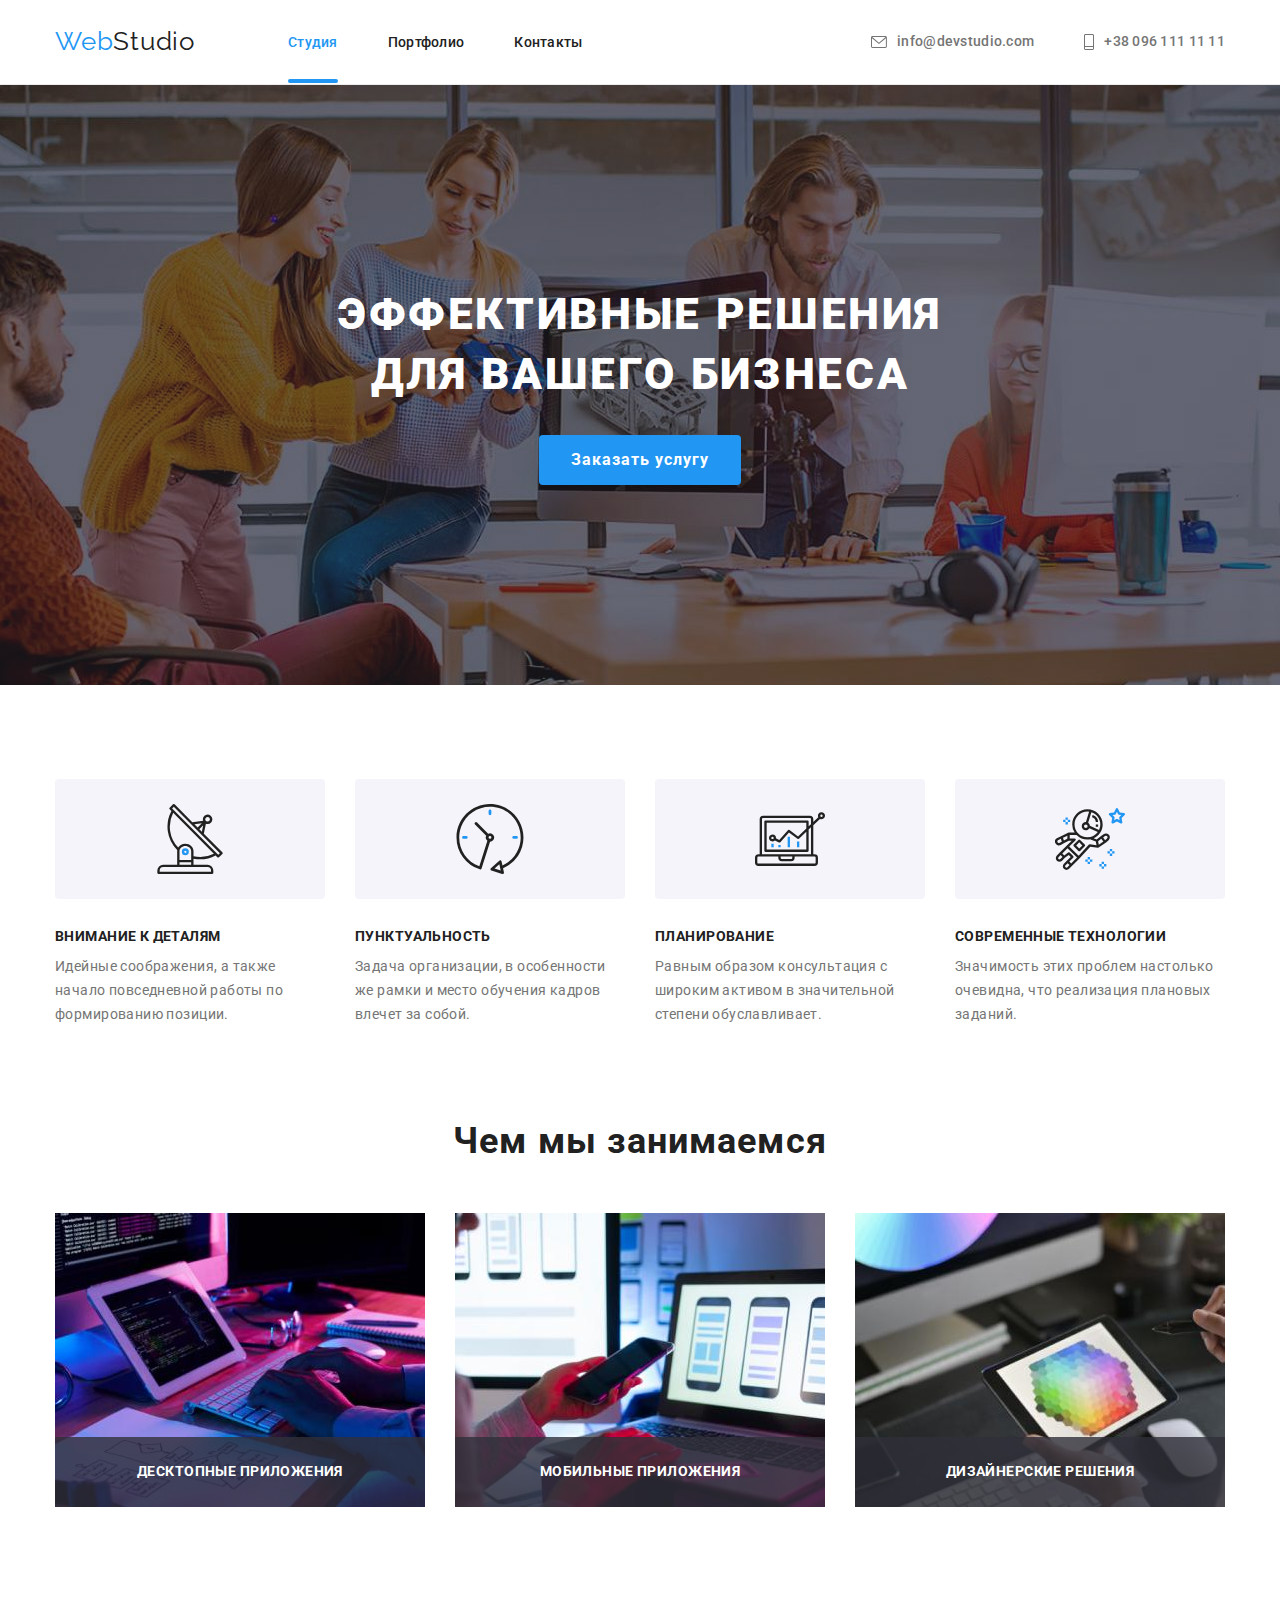
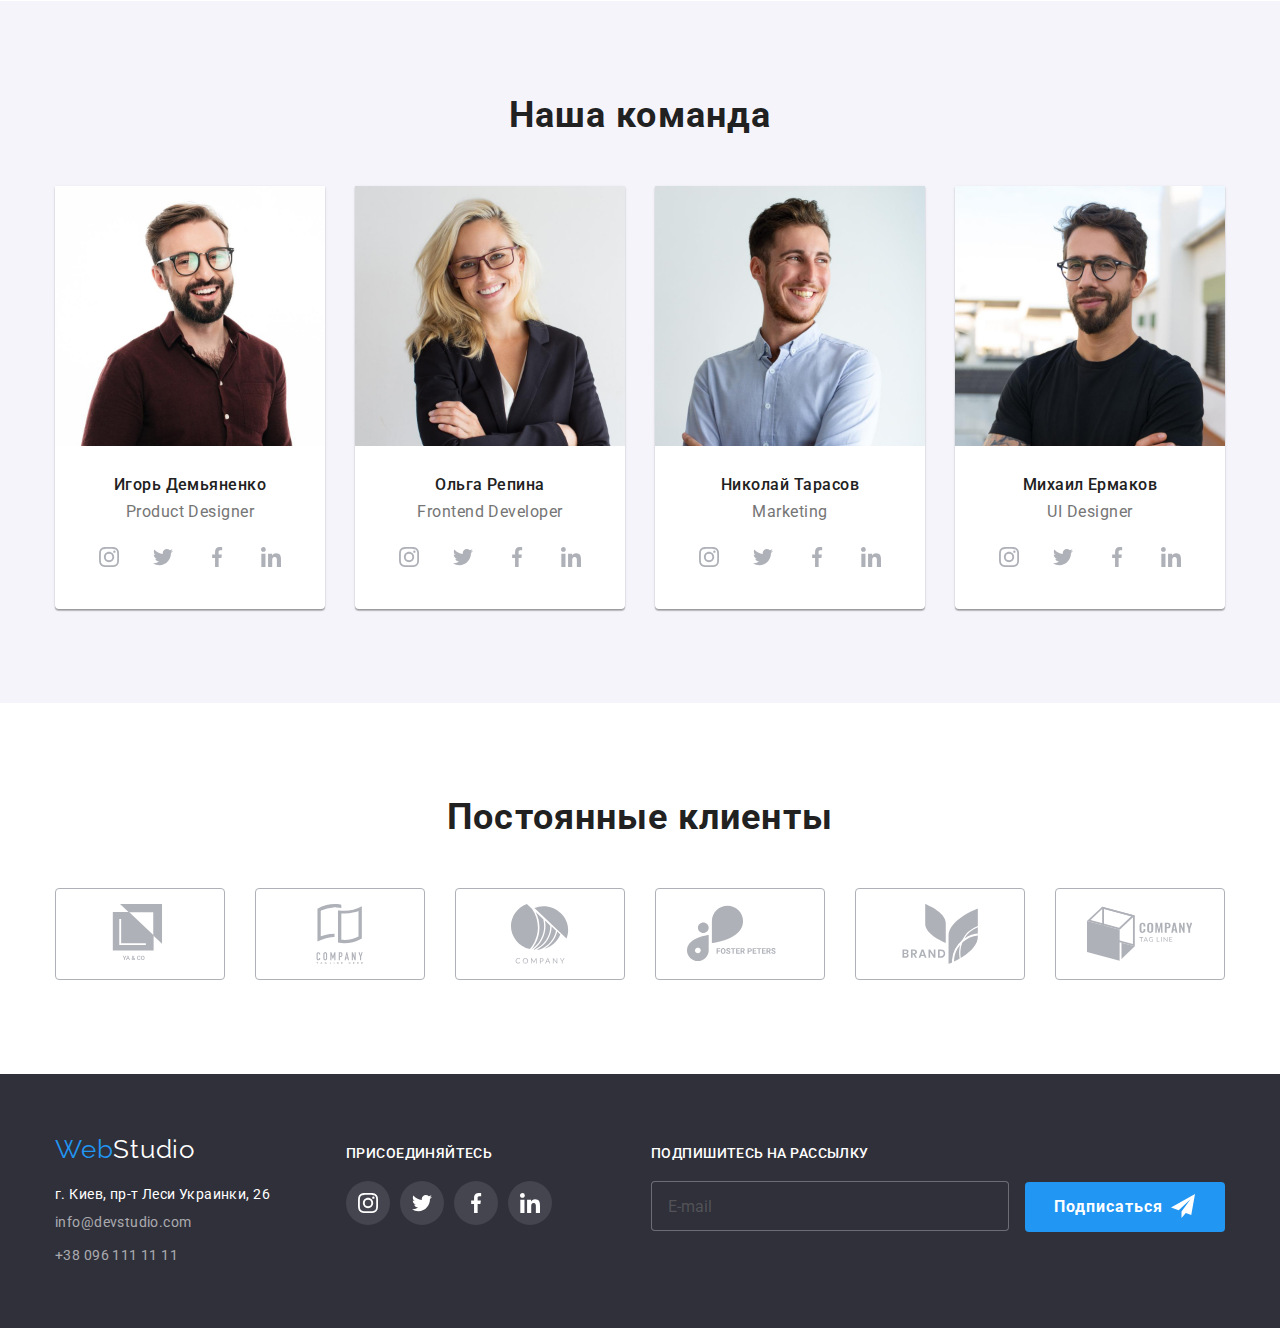
<file: index.html>
<!DOCTYPE html>
<html lang="ru">
  <head>
    <meta charset="UTF-8" />
    <meta http-equiv="X-UA-Compatible" content="IE=edge" />
    <meta name="viewport" content="width=device-width, initial-scale=1.0" />
    <title>WebStudio</title>

    <link
      rel="stylesheet"
      href="https://cdnjs.cloudflare.com/ajax/libs/modern-normalize/1.1.0/modern-normalize.min.css"
      integrity="sha512-wpPYUAdjBVSE4KJnH1VR1HeZfpl1ub8YT/NKx4PuQ5NmX2tKuGu6U/JRp5y+Y8XG2tV+wKQpNHVUX03MfMFn9Q=="
      crossorigin="anonymous"
      referrerpolicy="no-referrer"
    />
    <link
      rel="stylesheet"
      href="https://cdnjs.cloudflare.com/ajax/libs/modern-normalize/1.1.0/modern-normalize.css"
      integrity="sha512-Y0MM+V6ymRKN2zStTqzQ227DWhhp4Mzdo6gnlRnuaNCbc+YN/ZH0sBCLTM4M0oSy9c9VKiCvd4Jk44aCLrNS5Q=="
      crossorigin="anonymous"
      referrerpolicy="no-referrer"
    />
    <link rel="preconnect" href="https://fonts.googleapis.com" />
    <link rel="preconnect" href="https://fonts.gstatic.com" crossorigin />
    <link
      href="https://fonts.googleapis.com/css2?family=Raleway:wght@700&family=Roboto:wght@400;500;700;900&display=swap"
      rel="stylesheet"
    />
    <link rel="preconnect" href="https://fonts.gstatic.com" />
    <link rel="stylesheet" href="./css/styles.css" />
  </head>

  <body class="body">
    <header class="page-header">
      <div class="container header-container">
        <!-- Хедер лого -->
        <nav class="site-nav">
          <a href="./index.html" class="header-logo"
            >Web<span class="logo-black">Studio</span></a
          >

          <!-- Навигація -->
          <div class="navigation">
            <ul class="site-nav list">
              <li class="menu-item">
                <a href="./index.html" class="link-current current">Студия</a>
              </li>
              <li class="menu-item">
                <a href="./portfolio.html" class="link">Портфолио</a>
              </li>
              <li class="menu-item">
                <a href="#contacts" class="link">Контакты</a>
              </li>
            </ul>
          </div>
        </nav>

        <!-- Контакти хедер -->
        <div class="header-contacts">
          <ul class="contacts">
            <li class="contacts-item">
              <a href="mailto:info@devstudio.com" class="contacts-link">
                <svg class="icon-mail" width="16px" height="12px">
                  <use href="./images/sprite.svg#icon-envelope"></use>
                </svg>
                info@devstudio.com</a
              >
            </li>
            <li class="contacts-item">
              <a href="tel:+380961111111" class="contacts-link">
                <svg class="icon-smartphone" width="10px" height="16px">
                  <use href="./images/sprite.svg#icon-cell"></use>
                </svg>
                +38 096 111 11 11</a
              >
            </li>
          </ul>
        </div>
      </div>
    </header>

    <main>
      <!-- Герой -->
      <section class="hero section">
        <div class="hero-content">
          <h1 class="hero-title">
            Эффективные решения <br />
            для вашего бизнеса
          </h1>
          <button class="button-hero" data-modal-open type="button">
            Заказать услугу
          </button>
        </div>
      </section>

      <!-- Переваги -->
      <section class="features section">
        <div class="container">
          <h2 class="visually-hidden">Преимущества</h2>
          <ul class="features-list">
            <li class="text-features">
              <div class="section-icons">
                <svg class="antena-icon" width="70px" height="70px">
                  <use href="./images/sprite.svg#icon-antenna"></use>
                </svg>
              </div>
              <h3 class="title-features">Внимание к деталям</h3>
              <p class="text">
                Идейные соображения, а также начало повседневной работы по
                формированию позиции.
              </p>
            </li>

            <li class="text-features">
              <div class="section-icons">
                <svg class="clock-icon" width="70px" height="70px">
                  <use href="./images/sprite.svg#icon-clock"></use>
                </svg>
              </div>
              <h3 class="title-features">Пунктуальность</h3>
              <p class="text">
                Задача организации, в особенности же рамки и место обучения
                кадров влечет за собой.
              </p>
            </li>

            <li class="text-features">
              <div class="section-icons">
                <svg class="diagram-icon" width="70px" height="70px">
                  <use href="./images/sprite.svg#icon-diagram"></use>
                </svg>
              </div>
              <h3 class="title-features">Планирование</h3>
              <p class="text">
                Равным образом консультация с широким активом в значительной
                степени обуславливает.
              </p>
            </li>

            <li class="text-features">
              <div class="section-icons">
                <svg class="astronaut-icon" width="70px" height="70px">
                  <use href="./images/sprite.svg#icon-astronaut"></use>
                </svg>
              </div>
              <h3 class="title-features">Современные технологии</h3>
              <p class="text">
                Значимость этих проблем настолько очевидна, что реализация
                плановых заданий.
              </p>
            </li>
          </ul>
        </div>
      </section>

      <!-- Напрямки діяльності -->
      <section class="directions-title section">
        <div class="container">
          <h2 class="section-title">Чем мы занимаемся</h2>
          <ul class="directions">
            <li class="directions-images">
              <div class="directions-info">
                <img
                  src="./images/handkeyboard.jpg"
                  alt="Веб-сайты"
                  width="370"
                  height="294"
                />
                <p class="directions-name">Десктопные приложения</p>
              </div>
            </li>

            <li class="directions-images">
              <div class="directions-info">
                <img
                  src="./images/handphone.jpg"
                  alt="Приложения"
                  width="370"
                  height="294"
                />
                <p class="directions-name">Мобильные приложения</p>
              </div>
            </li>

            <li class="directions-images">
              <div class="directions-info">
                <img
                  src="./images/handtablet.jpg"
                  alt="Дизайн"
                  width="370"
                  height="294"
                />
                <p class="directions-name">Дизайнерские решения</p>
              </div>
            </li>
          </ul>
        </div>
      </section>

      <!-- Наша команда -->
      <section class="section-team section">
        <div class="container">
          <h2 class="section-title">Наша команда</h2>
          <ul class="team">
            <li class="team-images">
              <img
                src="./images/productdesigner.jpg"
                alt="Игорь Демьяненко"
                width="270"
                height="260"
              />
              <div class="team-info">
                <h3 class="title">Игорь Демьяненко</h3>
                <p lang="en" class="text">Product Designer</p>
                <ul class="team-social social-list list">
                  <li class="social-item">
                    <a href="" class="social-link">
                      <svg class="social-icon" width="20px" height="20px">
                        <use href="./images/sprite.svg#icon-instagram"></use>
                      </svg>
                    </a>
                  </li>

                  <li class="social-item">
                    <a href="" class="social-link">
                      <svg class="social-icon" width="20px" height="20px">
                        <use href="./images/sprite.svg#icon-twitter"></use>
                      </svg>
                    </a>
                  </li>

                  <li class="social-item">
                    <a href="" class="social-link">
                      <svg class="social-icon" width="20px" height="20px">
                        <use href="./images/sprite.svg#icon-facebook"></use>
                      </svg>
                    </a>
                  </li>

                  <li class="social-item">
                    <a href="" class="social-link">
                      <svg class="social-icon" width="20px" height="20px">
                        <use href="./images/sprite.svg#icon-linkedin"></use>
                      </svg>
                    </a>
                  </li>
                </ul>
              </div>
            </li>

            <li class="team-images">
              <img
                src="./images/frontenddeveloper.jpg"
                alt="Ольга Репина"
                width="270"
                height="260"
              />
              <div class="team-info">
                <h3 class="title">Ольга Репина</h3>
                <p lang="en" class="text">Frontend Developer</p>

                <ul class="team-social social-list list">
                  <li class="social-item">
                    <a href="" class="social-link">
                      <svg class="social-icon" width="20px" height="20px">
                        <use href="./images/sprite.svg#icon-instagram"></use>
                      </svg>
                    </a>
                  </li>

                  <li class="social-item">
                    <a href="" class="social-link">
                      <svg class="social-icon" width="20px" height="20px">
                        <use href="./images/sprite.svg#icon-twitter"></use>
                      </svg>
                    </a>
                  </li>

                  <li class="social-item">
                    <a href="" class="social-link">
                      <svg class="social-icon" width="20px" height="20px">
                        <use href="./images/sprite.svg#icon-facebook"></use>
                      </svg>
                    </a>
                  </li>

                  <li class="social-item">
                    <a href="" class="social-link">
                      <svg class="social-icon" width="20px" height="20px">
                        <use href="./images/sprite.svg#icon-linkedin"></use>
                      </svg>
                    </a>
                  </li>
                </ul>
              </div>
            </li>

            <li class="team-images">
              <img
                src="./images/marketing.jpg"
                alt="Николай Тарасов"
                width="270"
                height="260"
              />
              <div class="team-info">
                <h3 class="title">Николай Тарасов</h3>
                <p lang="en" class="text">Marketing</p>

                <ul class="team-social social-list list">
                  <li class="social-item">
                    <a href="" class="social-link">
                      <svg class="social-icon" width="20px" height="20px">
                        <use href="./images/sprite.svg#icon-instagram"></use>
                      </svg>
                    </a>
                  </li>

                  <li class="social-item">
                    <a href="" class="social-link">
                      <svg class="social-icon" width="20px" height="20px">
                        <use href="./images/sprite.svg#icon-twitter"></use>
                      </svg>
                    </a>
                  </li>

                  <li class="social-item">
                    <a href="" class="social-link">
                      <svg class="social-icon" width="20px" height="20px">
                        <use href="./images/sprite.svg#icon-facebook"></use>
                      </svg>
                    </a>
                  </li>

                  <li class="social-item">
                    <a href="" class="social-link">
                      <svg class="social-icon" width="20px" height="20px">
                        <use href="./images/sprite.svg#icon-linkedin"></use>
                      </svg>
                    </a>
                  </li>
                </ul>
              </div>
            </li>

            <li class="team-images">
              <img
                src="./images/uidesigner.jpg"
                alt="Михаил Ермаков"
                width="270"
                height="260"
              />
              <div class="team-info">
                <h3 class="title">Михаил Ермаков</h3>
                <p lang="en" class="text">UI Designer</p>

                <ul class="team-social social-list list">
                  <li class="social-item">
                    <a href="" class="social-link">
                      <svg class="social-icon" width="20px" height="20px">
                        <use href="./images/sprite.svg#icon-instagram"></use>
                      </svg>
                    </a>
                  </li>

                  <li class="social-item">
                    <a href="" class="social-link">
                      <svg class="social-icon" width="20px" height="20px">
                        <use href="./images/sprite.svg#icon-twitter"></use>
                      </svg>
                    </a>
                  </li>

                  <li class="social-item">
                    <a href="" class="social-link">
                      <svg class="social-icon" width="20px" height="20px">
                        <use href="./images/sprite.svg#icon-facebook"></use>
                      </svg>
                    </a>
                  </li>

                  <li class="social-item">
                    <a href="" class="social-link">
                      <svg class="social-icon" width="20px" height="20px">
                        <use href="./images/sprite.svg#icon-linkedin"></use>
                      </svg>
                    </a>
                  </li>
                </ul>
              </div>
            </li>
          </ul>
        </div>
      </section>

      <!-- Компанія -->
      <section class="section">
        <div class="container">
          <h2 class="section-title">Постоянные клиенты</h2>
          <ul class="clients-list list clients-after-list">
            <li class="clients-item clients-after-items">
              <a href="" class="clients-link">
                <svg class="clients-icon" width="106px" height="60px">
                  <use href="./images/sprite.svg#icon-logo-one"></use>
                </svg>
              </a>
            </li>

            <li class="clients-item clients-after-items">
              <a href="" class="clients-link">
                <svg class="clients-icon" width="106px" height="60px">
                  <use href="./images/sprite.svg#icon-logo-two"></use>
                </svg>
              </a>
            </li>

            <li class="clients-item clients-after-items">
              <a href="" class="clients-link">
                <svg class="clients-icon" width="106px" height="60px">
                  <use href="./images/sprite.svg#icon-logo-three"></use>
                </svg>
              </a>
            </li>

            <li class="clients-item clients-after-items">
              <a href="" class="clients-link">
                <svg class="clients-icon" width="106px" height="60px">
                  <use href="./images/sprite.svg#icon-logo-four"></use>
                </svg>
              </a>
            </li>

            <li class="clients-item clients-after-items">
              <a href="" class="clients-link">
                <svg class="clients-icon" width="106px" height="60px">
                  <use href="./images/sprite.svg#icon-logo-five"></use>
                </svg>
              </a>
            </li>

            <li class="clients-item clients-after-items">
              <a href="" class="clients-link">
                <svg class="clients-icon" width="106px" height="60px">
                  <use href="./images/sprite.svg#icon-logo-six"></use>
                </svg>
              </a>
            </li>
          </ul>
        </div>
      </section>
    </main>

    <!-- Футер -->
    <footer class="page-footer">
      <div class="container footer-info">
        <div>
          <a href="./index.html" class="footer-logo"
            >Web<span class="logo-white">Studio</span></a
          >

          <!-- Адреса -->
          <address class="contacts adress" id="contacts">
            <ul class="">
              <li class="footer-adress">
                <a href="/" class="adress-info"
                  >г. Киев, пр-т Леси Украинки, 26
                </a>
              </li>
              <li class="footer-adress">
                <a
                  href="mailto:info@devstudio.com"
                  class="footer-contacts contacts-footer"
                  >info@devstudio.com</a
                >
              </li>
              <li class="footer-adress">
                <a href="tel:+380961111111" class="footer-contacts tel"
                  >+38 096 111 11 11</a
                >
              </li>
            </ul>
          </address>
        </div>

        <div class="join-rights">
          <h3 class="join">присоединяйтесь</h3>
          <ul class="footer-social">
            <li class="item-social">
              <a href="" class="link-social">
                <svg class="icon-social" width="20px" height="20px">
                  <use href="./images/sprite.svg#icon-instagram"></use>
                </svg>
              </a>
            </li>

            <li class="item-social">
              <a href="" class="link-social">
                <svg class="icon-social" width="20px" height="20px">
                  <use href="./images/sprite.svg#icon-twitter"></use>
                </svg>
              </a>
            </li>

            <li class="item-social">
              <a href="" class="link-social">
                <svg class="icon-social" width="20px" height="20px">
                  <use href="./images/sprite.svg#icon-facebook"></use>
                </svg>
              </a>
            </li>

            <li class="item-social">
              <a href="" class="link-social">
                <svg class="icon-social" width="20px" height="20px">
                  <use href="./images/sprite.svg#icon-linkedin"></use>
                </svg>
              </a>
            </li>
          </ul>
        </div>

        <div class="footer-submit">
          <form action="#">
            <p class="join">Подпишитесь на рассылку</p>
            <label>
              <input
                type="email"
                class="input-mail-footer"
                name="user-email"
                placeholder="E-mail"
              />
            </label>
            <span class="icon-btn-footer">
              <button class="footer-btn" type="submit">
                Подписаться
                <svg class="icon-telegram" width="24px" height="24px">
                  <use href="./images/sprite.svg#icon-send"></use>
                </svg>
              </button>
            </span>
          </form>
        </div>
      </div>
    </footer>

    <!-- Модалка -->
    <div class="backdrop is-hidden" data-modal>
      <div class="modal">
        <button type="button" class="modal-btn" data-modal-close>
          <svg class="modal-close-icon" width="18px" height="18px">
            <use href="./images/sprite.svg#icon-close-modal"></use>
          </svg>
        </button>
        <form action="#" class="modal-form">
          <p class="modal-form-head">Оставьте свои данные, мы вам перезвоним</p>

          <label class="modal-form-field"
            >Имя
            <span class="modal-form-wrapper">
              <input
                type="text"
                class="modal-form-imput"
                name="user-name"
                minlength="2"
                pattern="[a-zA-Zа-яёА-ЯЁ]+"
                title="Имя должно содержать символы кириллицы или латиницы"
                required
              />
              <svg class="modal-form-icon" width="18px" height="18px">
                <use href="./images/sprite.svg#icon-person"></use>
              </svg>
            </span>
          </label>

          <label class="modal-form-field"
            >Телефон
            <span class="modal-form-wrapper">
              <input
                type="tel"
                class="modal-form-imput"
                name="user-tel"
                pattern="[0-9]{3}-[0-9]{3}-[0-9]{2}-[0-9]{2}"
                title="099-000-00-00"
                required
              />
              <svg class="modal-form-icon" width="18px" height="18px">
                <use href="./images/sprite.svg#icon-phone"></use>
              </svg>
            </span>
          </label>

          <label class="modal-form-field"
            >Почта
            <span class="modal-form-wrapper">
              <input
                type="email"
                class="modal-form-imput"
                name="user-email"
                required
              />
              <svg class="modal-form-icon" width="18px" height="18px">
                <use href="./images/sprite.svg#icon-email"></use>
              </svg>
            </span>
          </label>

          <label class="modal-form-field field-modal"
            >Комментарий
            <textarea
              class="modal-form-message"
              name="user-message"
              placeholder="Введите текст"
            ></textarea>
          </label>

          <input
            type="checkbox"
            id="accept-policy"
            class="modal-form-checkbox visually-hidden"
          />
          <label for="accept-policy" class="modal-form-checkbox-label"
            >Соглашаюсь с рассылкой и принимаю&nbsp;
            <a href="#" class="conditions line">Условия договора</a>
          </label>

          <button class="modal-form-button" type="submit">Отправить</button>
        </form>
      </div>
    </div>
    <script src="./js/modal.js"></script>
  </body>
</html>
</file>
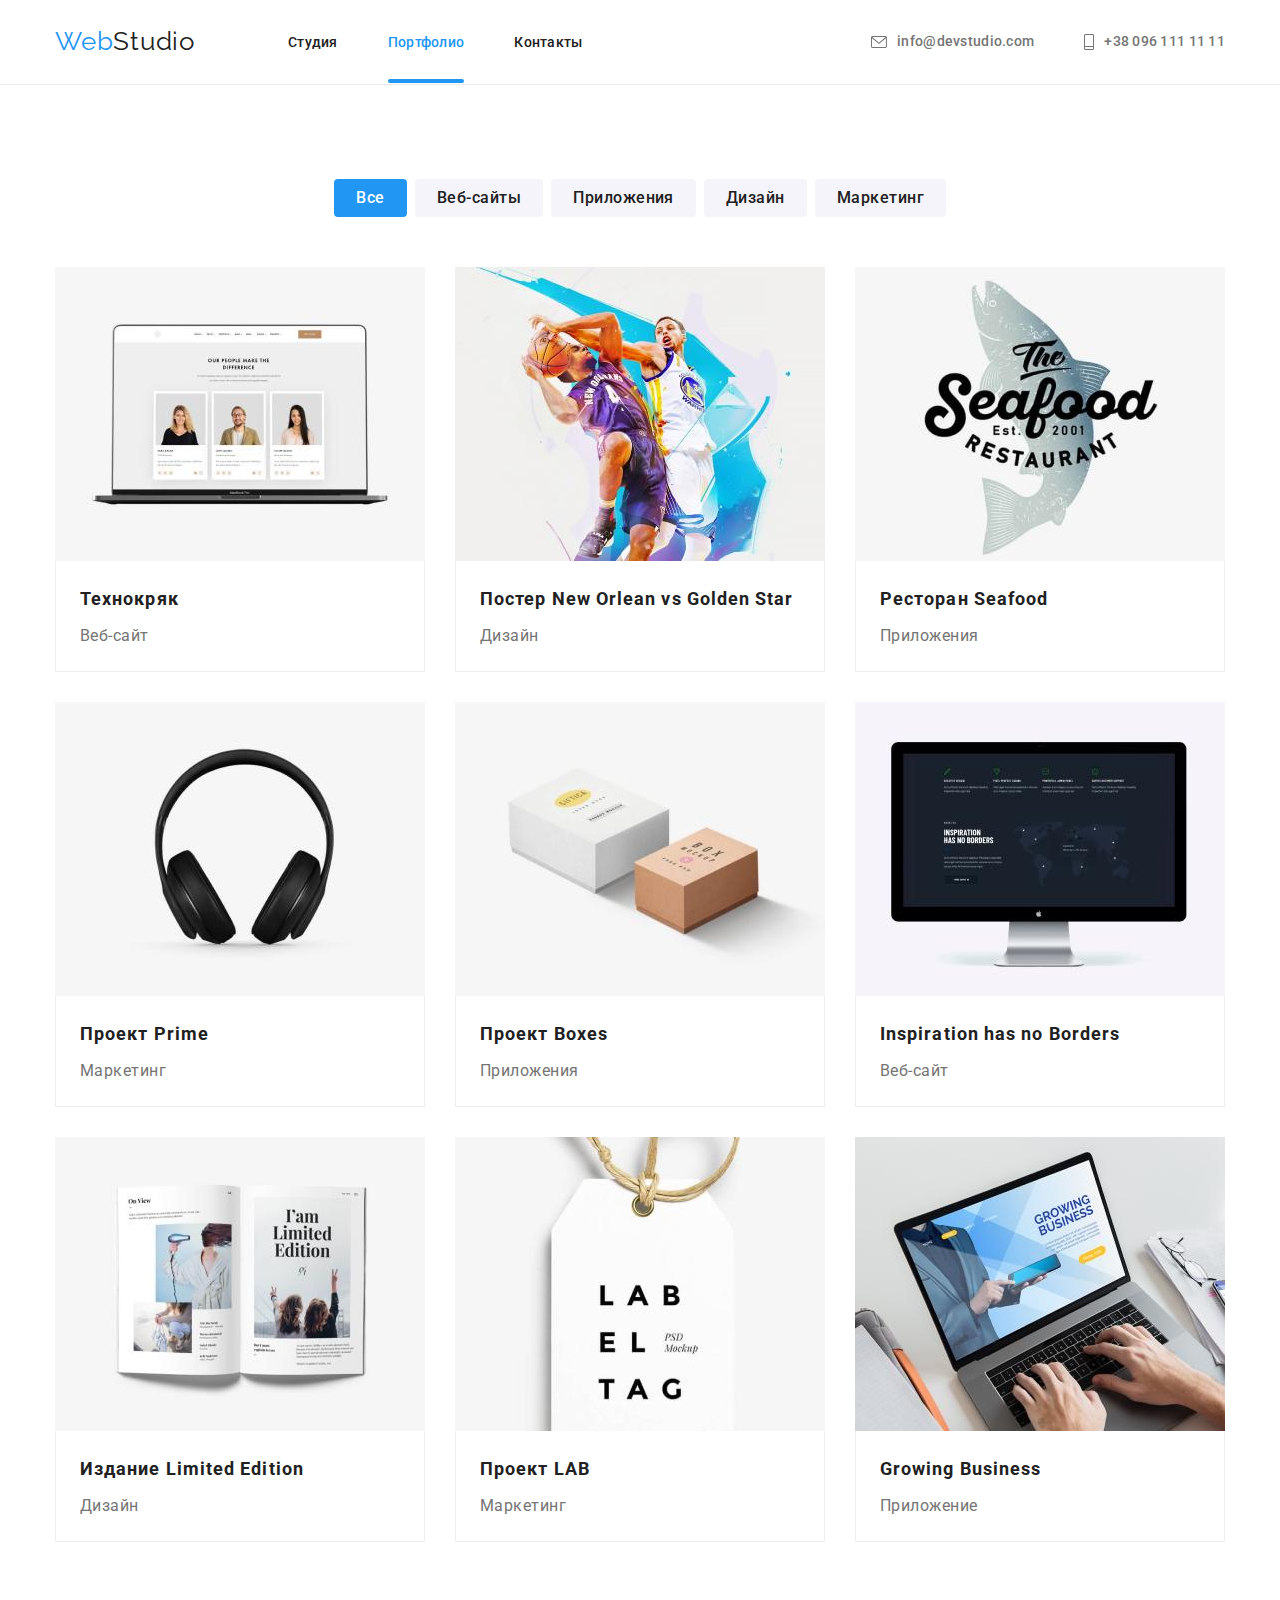
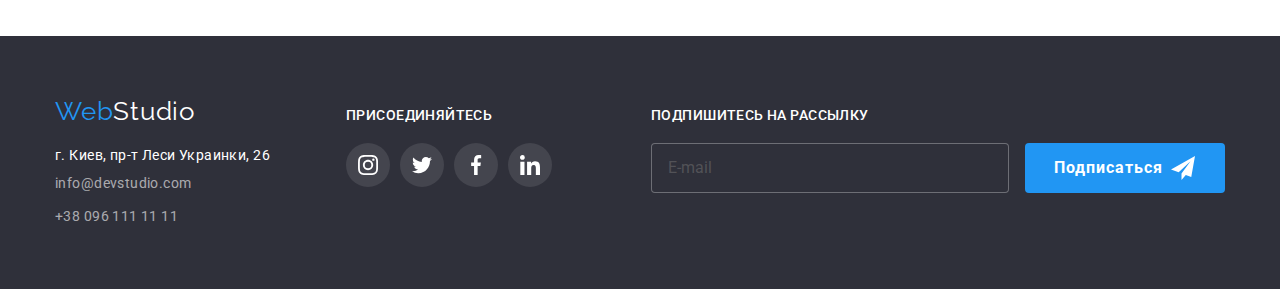
<file: portfolio.html>
<!DOCTYPE html>
<html lang="ru">
  <head>
    <meta charset="UTF-8" />
    <meta http-equiv="X-UA-Compatible" content="IE=edge" />
    <meta name="viewport" content="width=device-width, initial-scale=1.0" />
    <title>Портфолио</title>

    <link
      rel="stylesheet"
      href="https://cdnjs.cloudflare.com/ajax/libs/modern-normalize/1.1.0/modern-normalize.min.css"
      integrity="sha512-wpPYUAdjBVSE4KJnH1VR1HeZfpl1ub8YT/NKx4PuQ5NmX2tKuGu6U/JRp5y+Y8XG2tV+wKQpNHVUX03MfMFn9Q=="
      crossorigin="anonymous"
      referrerpolicy="no-referrer"
    />
    <link
      rel="stylesheet"
      href="https://cdnjs.cloudflare.com/ajax/libs/modern-normalize/1.1.0/modern-normalize.css"
      integrity="sha512-Y0MM+V6ymRKN2zStTqzQ227DWhhp4Mzdo6gnlRnuaNCbc+YN/ZH0sBCLTM4M0oSy9c9VKiCvd4Jk44aCLrNS5Q=="
      crossorigin="anonymous"
      referrerpolicy="no-referrer"
    />
    <link rel="preconnect" href="https://fonts.googleapis.com" />
    <link rel="preconnect" href="https://fonts.gstatic.com" crossorigin />
    <link
      href="https://fonts.googleapis.com/css2?family=Raleway:wght@700&family=Roboto:wght@400;500;700;900&display=swap"
      rel="stylesheet"
    />
    <link rel="preconnect" href="https://fonts.gstatic.com" />
    <link rel="stylesheet" href="./css/styles.css" />
  </head>

  <body class="body">
    <header class="page-header">
      <div class="container header-container">
        <!-- Хедер лого -->
        <nav class="site-nav">
          <a href="./index.html" class="header-logo"
            >Web<span class="logo-black">Studio</span></a
          >

          <!-- Навигація -->

          <ul class="site-nav list">
            <li class="menu-item">
              <a href="./index.html" class="link">Студия</a>
            </li>
            <li class="menu-item">
              <a href="./portfolio.html" class="link-current current"
                >Портфолио</a
              >
            </li>
            <li class="menu-item">
              <a href="#contacts" class="link">Контакты</a>
            </li>
          </ul>
        </nav>

        <!-- Контакти хедер -->
        <div class="header-contacts">
          <ul class="contacts">
            <li class="contacts-item">
              <a href="mailto:info@devstudio.com" class="contacts-link">
                <svg class="icon-mail" width="16px" height="12px">
                  <use href="./images/sprite.svg#icon-envelope"></use>
                </svg>
                info@devstudio.com</a
              >
            </li>
            <li class="contacts-item">
              <a href="tel:+380961111111" class="contacts-link">
                <svg class="icon-smartphone" width="10px" height="16px">
                  <use href="./images/sprite.svg#icon-cell"></use>
                </svg>
                +38 096 111 11 11</a
              >
            </li>
          </ul>
        </div>
      </div>
    </header>

    <main>
      <!-- Фільтр -->
      <section class="section">
        <div class="container buttons-container">
          <h1 class="visually-hidden">Портфолио</h1>
          <ul class="buttons">
            <li class="button-btn">
              <button type="button" class="btn-current">Все</button>
            </li>
            <li class="button-btn">
              <button type="button" class="btn">Веб-сайты</button>
            </li>
            <li class="button-btn">
              <button type="button" class="btn">Приложения</button>
            </li>
            <li class="button-btn">
              <button type="button" class="btn">Дизайн</button>
            </li>
            <li class="button-btn">
              <button type="button" class="btn">Маркетинг</button>
            </li>
          </ul>
        </div>

        <div class="container">
          <h2 class="visually-hidden">Наші роботи</h2>
          <ul class="projects">
            <li class="project-content">
              <div class="title-info-project">
                <img
                  src="./images/technocrack.jpg"
                  alt="Технокряк"
                  width="370"
                  height="294"
                />
                <p class="project-info-title">
                  Технокряк это современная площадка распространения
                  коронавируса. Компании используют эту платформу для цифрового
                  шпионажа и атак на защищённые сервера конкурентов.
                </p>
              </div>
              <div class="project-name">
                <h3 class="project">Технокряк</h3>
                <p class="text-name">Веб-сайт</p>
              </div>
            </li>

            <li class="project-content">
              <div class="title-info-project">
                <img
                  src="./images/neworlan.jpg"
                  alt="Постер"
                  width="370"
                  height="294"
                />
                <p class="project-info-title">
                  Технокряк это современная площадка распространения
                  коронавируса. Компании используют эту платформу для цифрового
                  шпионажа и атак на защищённые сервера конкурентов.
                </p>
              </div>
              <div class="project-name">
                <h3 class="project">
                  Постер <span lang="en">New Orlean vs Golden Star</span>
                </h3>
                <p class="text-name">Дизайн</p>
              </div>
            </li>

            <li class="project-content">
              <div class="title-info-project">
                <img
                  src="./images/seafood.jpg"
                  alt="Приложения"
                  width="370"
                  height="294"
                />
                <p class="project-info-title">
                  Технокряк это современная площадка распространения
                  коронавируса. Компании используют эту платформу для цифрового
                  шпионажа и атак на защищённые сервера конкурентов.
                </p>
              </div>
              <div class="project-name">
                <h3 class="project">Ресторан <span lang="en">Seafood</span></h3>
                <p class="text-name">Приложения</p>
              </div>
            </li>

            <li class="project-content">
              <div class="title-info-project">
                <img
                  src="./images/prime.jpg"
                  alt="Проект Prime"
                  width="370"
                  height="294"
                />
                <p class="project-info-title">
                  Технокряк это современная площадка распространения
                  коронавируса. Компании используют эту платформу для цифрового
                  шпионажа и атак на защищённые сервера конкурентов.
                </p>
              </div>
              <div class="project-name">
                <h3 class="project">Проект <span lang="en">Prime</span></h3>
                <p class="text-name">Маркетинг</p>
              </div>
            </li>

            <li class="project-content">
              <div class="title-info-project">
                <img
                  src="./images/boxes.jpg"
                  alt="Проект Boxes"
                  width="370"
                  height="294"
                />
                <p class="project-info-title">
                  Технокряк это современная площадка распространения
                  коронавируса. Компании используют эту платформу для цифрового
                  шпионажа и атак на защищённые сервера конкурентов.
                </p>
              </div>
              <div class="project-name">
                <h3 class="project">Проект <span lang="en">Boxes</span></h3>
                <p class="text-name">Приложения</p>
              </div>
            </li>

            <li class="project-content">
              <div class="title-info-project">
                <img
                  src="./images/borders.jpg"
                  alt="Inspiration has no Borders"
                  width="370"
                  height="294"
                />
                <p class="project-info-title">
                  Технокряк это современная площадка распространения
                  коронавируса. Компании используют эту платформу для цифрового
                  шпионажа и атак на защищённые сервера конкурентов.
                </p>
              </div>
              <div class="project-name">
                <h3 class="project" lang="en">Inspiration has no Borders</h3>
                <p class="text-name">Веб-сайт</p>
              </div>
            </li>

            <li class="project-content">
              <div class="title-info-project">
                <img
                  src="./images/limitededition.jpg"
                  alt="Издание Limited Edition"
                  width="370"
                  height="294"
                />
                <p class="project-info-title">
                  Технокряк это современная площадка распространения
                  коронавируса. Компании используют эту платформу для цифрового
                  шпионажа и атак на защищённые сервера конкурентов.
                </p>
              </div>
              <div class="project-name">
                <h3 class="project" lang="en">Издание Limited Edition</h3>
                <p class="text-name">Дизайн</p>
              </div>
            </li>

            <li class="project-content">
              <div class="title-info-project">
                <img
                  src="./images/lab.jpg"
                  alt="Проект LAB"
                  width="370"
                  height="294"
                />
                <p class="project-info-title">
                  Технокряк это современная площадка распространения
                  коронавируса. Компании используют эту платформу для цифрового
                  шпионажа и атак на защищённые сервера конкурентов.
                </p>
              </div>
              <div class="project-name">
                <h3 class="project">Проект <span lang="en">LAB</span></h3>
                <p class="text-name">Маркетинг</p>
              </div>
            </li>

            <li class="project-content">
              <div class="title-info-project">
                <img
                  src="./images/business.jpg"
                  alt="Growing Business"
                  width="370"
                  height="294"
                />
                <p class="project-info-title">
                  Технокряк это современная площадка распространения
                  коронавируса. Компании используют эту платформу для цифрового
                  шпионажа и атак на защищённые сервера конкурентов.
                </p>
              </div>
              <div class="project-name">
                <h3 class="project" lang="en">Growing Business</h3>
                <p class="text-name">Приложение</p>
              </div>
            </li>
          </ul>
        </div>
      </section>
    </main>

    <!-- Футер -->
    <footer class="page-footer">
      <div class="container footer-info">
        <div>
          <a href="./index.html" class="footer-logo"
            >Web<span class="logo-white">Studio</span></a
          >

          <!-- Адреса -->
          <address class="contacts adress" id="contacts">
            <ul>
              <li class="footer-adress">
                <a class="adress-info" href="/"
                  >г. Киев, пр-т Леси Украинки, 26
                </a>
              </li>
              <li class="footer-adress">
                <a
                  href="mailto:info@devstudio.com"
                  class="footer-contacts contacts-footer"
                  >info@devstudio.com</a
                >
              </li>
              <li class="footer-adress">
                <a href="tel:+380961111111" class="footer-contacts tel"
                  >+38 096 111 11 11</a
                >
              </li>
            </ul>
          </address>
        </div>

        <div class="join-rights">
          <h3 class="join">присоединяйтесь</h3>
          <ul class="footer-social">
            <li class="item-social">
              <a href="" class="link-social">
                <svg class="icon-social" width="20px" height="20px">
                  <use href="./images/sprite.svg#icon-instagram"></use>
                </svg>
              </a>
            </li>

            <li class="item-social">
              <a href="" class="link-social">
                <svg class="icon-social" width="20px" height="20px">
                  <use href="./images/sprite.svg#icon-twitter"></use>
                </svg>
              </a>
            </li>

            <li class="item-social">
              <a href="" class="link-social">
                <svg class="icon-social" width="20px" height="20px">
                  <use href="./images/sprite.svg#icon-facebook"></use>
                </svg>
              </a>
            </li>

            <li class="item-social">
              <a href="" class="link-social">
                <svg class="icon-social" width="20px" height="20px">
                  <use href="./images/sprite.svg#icon-linkedin"></use>
                </svg>
              </a>
            </li>
          </ul>
        </div>

        <div class="footer-submit">
          <form action="#">
            <p class="join">Подпишитесь на рассылку</p>
            <label>
              <input
                type="email"
                class="input-mail-footer"
                name="user-email"
                placeholder="E-mail"
              />
            </label>
            <span class="icon-btn-footer">
              <button class="footer-btn" type="submit">
                Подписаться
                <svg class="icon-telegram" width="24px" height="24px">
                  <use href="./images/sprite.svg#icon-send"></use>
                </svg>
              </button>
            </span>
          </form>
        </div>
      </div>
    </footer>
  </body>
</html>
</file>
<file: css/styles.css>
:root {
  --primary-text-color: #212121;
  --title-text-color: #757575;
  --accent-color: #ffffff;
  --hover-color: #2196f3;
}

/*---------------reset--------------*/
p,
h1,
h2,
h3,
h4,
h5,
h6 {
  margin: 0;
}

ul {
  margin: 0;
  padding: 0;
}

button {
  cursor: pointer;
}

.section {
  padding-top: 94px;
  padding-bottom: 94px;
}

img {
  display: block;
}

/*---------------hidden--------------*/
.visually-hidden {
  position: absolute;
  white-space: nowrap;
  width: 1px;
  height: 1px;
  overflow: hidden;
  border: 0;
  padding: 0;
  clip: rect(0 0 0 0);
  clip-path: inset(50%);
  margin: -1px;
}

/* list-style: none */
.features-list,
.directions,
.team,
.buttons,
.projects,
.site-nav,
.contacts,
.footer-list,
.clients-item,
.social-item,
.footer-adress,
.item-social {
  list-style: none;
}

/*---------------body----------------*/
.body {
  font-family: "Roboto", sans-serif;
  background-color: var(--accent-color);
  color: var(--primary-text-color);
}

.container {
  width: 1200px;
  padding-left: 15px;
  padding-right: 15px;
  margin: 0 auto 0 auto;
}

/*---------------header-------------*/

.header-container,
.site-nav,
.contacts {
  display: flex;
  align-items: center;
}

.header-logo {
  font-family: "Raleway", sans-serif;
  text-decoration: none;
  font-size: 26px;
  line-height: 1.2;
  letter-spacing: 0.03em;
  color: var(--hover-color);
}

.page-header {
  border-bottom: 1px solid #ececec;
}

.logo-black {
  margin-right: 93px;
  transition: color 250ms cubic-bezier(0.4, 0, 0.2, 1);
}

.header-logo {
  padding-top: 24px;
  padding-bottom: 25px;
}

.logo-black {
  color: var(--primary-text-color);
}

.header-logo:hover > .logo-black,
.header-logo:focus > .logo-black,
.footer-logo:hover > .logo-white,
.footer-logo:focus > .logo-white {
  color: var(--hover-color);
}

/* site-nav */
.site-nav .link:hover,
.site-nav .link:focus {
  color: var(--hover-color);
}

.link-current {
  text-decoration: none;
  font-weight: 500;
  font-size: 14px;
  line-height: 1.14;
  letter-spacing: 0.02em;
  color: var(--hover-color);
}

.current:after {
  content: "";
  width: 100%;
  position: absolute;
  height: 4px;
  background: #2196f3;
  border-radius: 2px;
  bottom: -32px;
  left: 0;
}

.site-nav .link {
  text-decoration: none;
  font-weight: 500;
  font-size: 14px;
  line-height: 1.14;
  letter-spacing: 0.02em;
  color: var(--primary-text-color);
  transition: color 250ms cubic-bezier(0.4, 0, 0.2, 1);
}

.menu-item,
.contacts-item:not(:last-child) {
  margin-right: 50px;
}

.menu-item {
  position: relative;
}

.navigation {
  padding-top: 32px;
  padding-bottom: 32px;
}

/* contacts-link */
.contacts-link:hover,
.contacts-link:focus {
  text-decoration: none;
  color: var(--hover-color);
}
.contacts-link {
  display: flex;
  align-items: center;
  justify-content: center;
  text-decoration: none;
  font-weight: 500;
  font-size: 14px;
  line-height: 1.14;
  letter-spacing: 0.02em;
  color: var(--title-text-color);
  transition: color 250ms cubic-bezier(0.4, 0, 0.2, 1);
}

.header-contacts {
  margin-left: auto;
  padding-top: 34px;
  padding-bottom: 34px;
}

/*---------------hero---------------*/
.hero-title {
  font-weight: 900;
  font-size: 44px;
  line-height: 1.36;
  letter-spacing: 0.06em;
  text-transform: uppercase;
  color: var(--accent-color);
  margin-bottom: 30px;
}

.hero {
  max-width: 1600px;
  height: 600px;
  margin: 0 auto;
  background: #2f303a;
  background-image: linear-gradient(
      to right,
      rgba(47, 48, 58, 0.4),
      rgba(47, 48, 58, 0.4)
    ),
    url("../images/hero.jpg");
  background-repeat: no-repeat;
  background-position: center;
  background-size: cover;
}

.hero {
  padding-top: 200px;
  padding-bottom: 200px;
  text-align: center;
}

/* button */
.button-hero {
  font-family: inherit;
  font-weight: 700;
  font-size: 16px;
  line-height: 1.87;
  letter-spacing: 0.06em;
  border: none;
  color: var(--accent-color);
  background: var(--hover-color);
  box-shadow: 0px 4px 4px rgba(0, 0, 0, 0.15);
  border-radius: 4px;
  width: 200px;
  height: 50px;
  left: 700px;
  top: 430px;
  transition: color 250ms cubic-bezier(0.4, 0, 0.2, 1),
    background-color 250ms cubic-bezier(0.4, 0, 0.2, 1),
    box-shadow 250ms cubic-bezier(0.4, 0, 0.2, 1);
}

.button-hero {
  align-content: center;
  padding-top: 10px;
  padding-right: 32px;
  padding-bottom: 10px;
  padding-left: 32px;
  width: auto;
}

.button-hero:hover,
.button-hero:focus {
  font-size: 16px;
  line-height: 1.87;
  letter-spacing: 0.06em;
  background: #188ce8;
  box-shadow: 0px 4px 4px rgba(0, 0, 0, 0.15);
  border-radius: 4px;
}

/*---------------features---------------*/
.features-list .title-features {
  font-weight: bold;
  font-size: 14px;
  line-height: 1.14;
  letter-spacing: 0.03em;
  text-transform: uppercase;
  color: var(--primary-text-color);
}

.features-list .text {
  font-size: 14px;
  line-height: 1.71;
  letter-spacing: 0.03em;
  color: var(--title-text-color);
}

.features-list {
  display: flex;
  margin-left: -30px;
}

.text-features {
  flex-basis: calc(100% / 4 - 30px);
  margin-left: 30px;
}

.text-features,
.text {
  width: 270px;
  padding-bottom: 0;
}

/* section */
.section-title {
  font-size: 36px;
  line-height: 1.16;
  letter-spacing: 0.03em;
  color: var(--primary-text-color);
}

.title-features {
  margin-bottom: 10px;
}

.section-title {
  display: flex;
  justify-content: center;
  margin-bottom: 50px;
}

.directions-name {
  font-weight: bold;
  font-size: 14px;
  line-height: 1.14;
  text-align: center;
  letter-spacing: 0.03em;
  text-transform: uppercase;
  background: rgba(47, 48, 58, 0.8);
  color: #ffffff;
  bottom: 0;
  left: 0;
  padding-top: 27px;
  padding-bottom: 27px;
  position: absolute;
  width: 100%;
}

.directions-info {
  position: relative;
}

.directions {
  display: flex;
  margin-left: -30px;
}

.directions-title {
  padding-top: 0;
}

.directions-images {
  flex-basis: calc(100% / 3 - 370px);
  margin-left: 30px;
}

/* team */
.team .title {
  font-weight: 500;
  font-size: 16px;
  line-height: 1.18;
  letter-spacing: 0.03em;
  color: var(--primary-text-color);
}

.team .text {
  text-align: center;
}

.title {
  text-align: center;
  margin-bottom: 10px;
}

.team {
  display: flex;
  margin-left: -30px;
}

.team-info {
  padding-top: 30px;
  padding-bottom: 30px;
}

.team-images {
  flex-basis: calc(100% / 4 - 270px);
  margin-left: 30px;
  background: #ffffff;
  box-shadow: 0px 1px 3px rgba(0, 0, 0, 0.12), 0px 1px 1px rgba(0, 0, 0, 0.14),
    0px 2px 1px rgba(0, 0, 0, 0.2);
  border-radius: 0px 0px 4px 4px;
}

.team .text,
.text-name {
  font-size: 16px;
  line-height: 0.84;
  letter-spacing: 0.03em;
  color: var(--title-text-color);
}

.section-team {
  background: #f5f4fa;
}

/*---------------portfolio---------------*/
/* button */
.btn {
  font-family: inherit;
  font-weight: 500;
  font-size: 16px;
  line-height: 1.63;
  letter-spacing: 0.03em;
  border: none;
  color: var(--primary-text-color);
  background: #f5f4fa;
  border-radius: 4px;
  transition: color 250ms cubic-bezier(0.4, 0, 0.2, 1),
    box-shadow 250ms cubic-bezier(0.4, 0, 0.2, 1),
    background-color 250ms cubic-bezier(0.4, 0, 0.2, 1);
}

.btn,
.btn-current {
  padding-top: 6px;
  padding-bottom: 6px;
  padding-left: 22px;
  padding-right: 22px;
}

.btn-current {
  font-family: inherit;
  font-weight: 500;
  font-size: 16px;
  line-height: 1.62;
  text-align: center;
  letter-spacing: 0.03em;
  border: none;
  color: var(--accent-color);
  background: var(--hover-color);
  border-radius: 4px;
  width: 73px;
  height: 38px;
  left: 495px;
  top: 174px;
  transition: box-shadow 250ms cubic-bezier(0.4, 0, 0.2, 1);
}

.btn:hover,
.btn:focus,
.btn-current:hover,
.btn-current:focus {
  color: var(--accent-color);
  background: var(--hover-color);
  box-shadow: 0px 3px 1px rgba(0, 0, 0, 0.1), 0px 1px 2px rgba(0, 0, 0, 0.08),
    0px 2px 2px rgba(0, 0, 0, 0.12);
  border-radius: 4px;
}

.buttons {
  display: flex;
  justify-content: center;
  margin-bottom: 50px;
}

.button-btn:not(:last-child) {
  margin-right: 8px;
}

/* projects */

.project-content:hover {
  box-shadow: 0px 1px 1px rgba(0, 0, 0, 0.12), 0px 4px 4px rgba(0, 0, 0, 0.06),
    1px 4px 6px rgba(0, 0, 0, 0.16);
}

.project-info-title {
  font-size: 18px;
  line-height: 1.55;
  letter-spacing: 0.03em;
  color: #ffffff;
  position: absolute;
  top: 0;
  left: 0;
  background-color: rgba(33, 150, 243, 0.9);
  padding-top: 63px;
  padding-bottom: 63px;
  padding-left: 24px;
  padding-right: 24px;
  height: 100%;
  transform: translateY(100%);
  transition: transform 250ms cubic-bezier(0.4, 0, 0.2, 1);
}

.title-info-project {
  position: relative;
  overflow: hidden;
}

.project {
  font-size: 18px;
  line-height: 2;
  letter-spacing: 0.06em;
  margin-bottom: 4px;
}

.project-content:hover .project-info-title {
  transform: translateY(0);
}

.projects .text,
.text-name {
  font-size: 16px;
  line-height: 1.87;
  letter-spacing: 0.03em;
  color: var(--title-text-color);
}

.projects {
  display: flex;
  flex-wrap: wrap;
  margin-left: -30px;
  margin-top: -30px;
}

.project-content {
  flex-basis: calc((100% - 3 * 30px) / 9);
  margin-left: 30px;
  margin-top: 30px;
  transition: box-shadow 250ms cubic-bezier(0.4, 0, 0.2, 1);
}

.project-name {
  padding-left: 24px;
  padding-top: 20px;
  padding-right: 24px;
  padding-bottom: 20px;
  border-right: 1px solid #eeeeee;
  border-bottom: 1px solid #eeeeee;
  border-left: 1px solid #eeeeee;
  background: #ffffff;
}

/*---------------footer-------------*/
.footer-logo {
  font-family: "Raleway", sans-serif;
  text-decoration: none;
  font-size: 26px;
  line-height: 1.2;
  letter-spacing: 0.03em;
  color: var(--hover-color);
}

.logo-white {
  color: var(--accent-color);
  transition: color 250ms cubic-bezier(0.4, 0, 0.2, 1);
}

.page-footer {
  background: #2f303a;
  padding-top: 60px;
  padding-bottom: 60px;
}

/* address */
.contacts {
  font-style: normal;
  font-size: 14px;
  line-height: 1.71;
  letter-spacing: 0.03em;
  color: var(--accent-color);
}

.footer-contacts {
  text-decoration: none;
  font-style: normal;
  font-size: 14px;
  line-height: 1.71;
  letter-spacing: 0.03em;
  color: rgba(255, 255, 255, 0.6);
  transition: color 250ms cubic-bezier(0.4, 0, 0.2, 1);
}

.footer-contacts:hover,
.footer-contacts:focus {
  text-decoration: none;
  color: var(--hover-color);
}

.footer-logo {
  display: flex;
  margin-bottom: 20px;
}

.contacts .adress {
  display: flex;
  margin-bottom: 9px;
}

.footer-adress {
  display: flex;
  flex-direction: column;
}

.contacts-footer {
  margin-bottom: 9px;
}

.contacts .adress {
  display: inline-block;
}

.adress-info {
  margin-bottom: 9px;
  text-decoration: none;
  font-size: 14px;
  line-height: 1.17;
  letter-spacing: 0.03em;
  color: #ffffff;
  transition: color 250ms cubic-bezier(0.4, 0, 0.2, 1);
}

.adress-info:hover,
.adress-info:focus {
  color: var(--hover-color);
}

/* footer-send */

.footer-submit {
  margin-left: 93px;
}

.input-mail-footer {
  width: 358px;
  height: 50px;
  padding-left: 16px;
  padding-right: 16px;
  padding-top: 15px;
  padding-bottom: 15px;
  background: #2f303a;
  color: var(--accent-color);
  border: 1px solid rgba(255, 255, 255, 0.3);
  box-sizing: border-box;
  border-radius: 4px;
  transition: border-color 250ms cubic-bezier(0.4, 0, 0.2, 1),
    drop-shadow 250ms cubic-bezier(0.4, 0, 0.2, 1);
}

.input-mail-footer::placeholder {
  color: rgba(117, 117, 117, 0.5);
}

.input-mail-footer:focus {
  outline: none;
  filter: drop-shadow(0px 4px 4px rgba(0, 0, 0, 0.15));
  border-color: var(--hover-color);
}

.footer-btn {
  width: 200px;
  height: 50px;
  margin-left: 12px;
  padding-left: 29px;
  padding-right: 62px;
  padding-top: 10px;
  padding-bottom: 10px;
  background: var(--hover-color);
  border-radius: 4px;
  border: none;
  font-weight: bold;
  font-size: 16px;
  line-height: 1.87;
  letter-spacing: 0.06em;
  color: #ffffff;
  transition: background-color 250ms cubic-bezier(0.4, 0, 0.2, 1),
    box-shadow 250ms cubic-bezier(0.4, 0, 0.2, 1);
}

.footer-btn:hover,
.footer-btn:focus {
  background: #188ce8;
  box-shadow: 0px 4px 4px rgba(0, 0, 0, 0.15);
}

.icon-telegram {
  position: absolute;
  top: 50%;
  left: 148px;
  transform: translateY(-50%);
  margin-left: 10px;
}

.icon-btn-footer {
  position: relative;
}

/*---------------sprites-styles-------------*/

/* icon footer */
.icon-mail,
.icon-smartphone {
  fill: currentColor;
  margin-right: 10px;
}

.section-icons {
  width: 270px;
  height: 120px;
  background-color: #f5f4fa;
  border-radius: 4px;
  display: block;
  margin-bottom: 30px;
  display: flex;
  justify-content: center;
  align-items: center;
}

/* clients */

.clients-list {
  display: flex;
}

.clients-item:not(:last-child) {
  margin-right: 30px;
}

.clients-after-items {
  width: 170px;
  height: 92px;
  border: 1px solid #afb1b8;
  border-radius: 4px;
  background-position: center;
  background-size: 106px;
  background-repeat: no-repeat;
  transition: border-color 250ms cubic-bezier(0.4, 0, 0.2, 1);
}

.clients-after-items:hover,
.clients-after-items:focus {
  border-color: var(--hover-color);
}

.clients-link {
  width: 100%;
  height: 100%;
  display: flex;
  align-items: center;
  justify-content: center;
  fill: #afb1b8;
  transition: fill 250ms cubic-bezier(0.4, 0, 0.2, 1);
}

.clients-link:hover,
.clients-link:focus {
  fill: var(--hover-color);
}

/* social networks */

.team-social {
  display: flex;
  align-items: center;
  margin-top: 16px;
  padding-left: 32px;
  padding-right: 32px;
}

.social-item {
  width: 44px;
  height: 44px;
}

.social-link {
  width: 100%;
  height: 100%;
  display: block;
  border-radius: 50%;
  display: flex;
  align-items: center;
  justify-content: center;
  transition: fill 250ms cubic-bezier(0.4, 0, 0.2, 1),
    background-color 250ms cubic-bezier(0.4, 0, 0.2, 1);
}

.social-icon {
  fill: #afb1b8;
  transition: fill 250ms cubic-bezier(0.4, 0, 0.2, 1);
}

.social-item:not(:last-child) {
  margin-right: 10px;
}

.social-link:hover,
.social-link:focus {
  background-color: var(--hover-color);
}

.social-link:hover .social-icon,
.social-link:focus .social-icon {
  fill: var(--accent-color);
}

/* footer socials */

.join {
  font-weight: 500;
  font-size: 14px;
  line-height: 16px;
  letter-spacing: 0.03em;
  text-transform: uppercase;
  color: #ffffff;
  margin-bottom: 20px;
}

.footer-info {
  display: flex;
  align-items: baseline;
  justify-content: space-between;
}

.footer-social {
  display: flex;
  align-items: center;
}

.join-rights {
  margin-left: 70px;
}

.link-social {
  width: 100%;
  height: 100%;
  display: block;
  border-radius: 50%;
  display: flex;
  align-items: center;
  justify-content: center;
  background-color: rgba(255, 255, 255, 0.1);
  transition: background-color 250ms cubic-bezier(0.4, 0, 0.2, 1);
}

.link-social:hover,
.link-social:focus {
  background-color: var(--hover-color);
}

.link-social:hover .icon-social,
.link-social:focus .icon-social {
  fill: var(--accent-color);
}

.icon-social {
  fill: var(--accent-color);
}

.item-social:not(:last-child) {
  margin-right: 10px;
}

.item-social {
  width: 44px;
  height: 44px;
}

/*---------------backdrop+modal--------------*/

.backdrop {
  width: 100vw;
  height: 100vh;
  background-color: rgba(0, 0, 0, 0.2);
  position: fixed;
  top: 0;
  transition: opacity 250ms cubic-bezier(0.4, 0, 0.2, 1),
    visibility 250ms cubic-bezier(0.4, 0, 0.2, 1);
}

.backdrop.is-hidden {
  visibility: hidden;
  opacity: 0;
  pointer-events: none;
}

.modal-close-icon {
  fill: currentColor;
}

.modal {
  position: absolute;
  width: 528px;
  min-height: 581px;
  background: #ffffff;
  box-shadow: 0px 1px 3px rgba(0, 0, 0, 0.12), 0px 1px 1px rgba(0, 0, 0, 0.14),
    0px 2px 1px rgba(0, 0, 0, 0.2);
  border-radius: 4px;
  padding: 40px;
  top: 50%;
  left: 50%;
  transform: translate(-50%, -50%);
}

.modal-btn {
  background: #ffffff;
  border: 1px solid rgba(0, 0, 0, 0.1);
  border-radius: 50%;
  box-sizing: border-box;
  width: 30px;
  height: 30px;
  position: absolute;
  top: 8px;
  right: 8px;
  padding: 0;
  display: flex;
  justify-content: center;
  align-items: center;
  color: var(--primary-text-color);
  transition: color 250ms cubic-bezier(0.4, 0, 0.2, 1);
}

.modal-btn:hover,
.modal-btn:focus {
  color: var(--hover-color);
}

.modal-form {
  display: flex;
  flex-direction: column;
}

.modal-form-head {
  font-style: normal;
  font-weight: bold;
  font-size: 20px;
  line-height: 1.15;
  text-align: center;
  letter-spacing: 0.03em;
  margin-bottom: 12px;
  color: var(--primary-text-color);
}

.modal-form-field {
  font-size: 12px;
  line-height: 1.16;
  letter-spacing: 0.01em;
  color: var(--title-text-color);
  margin-bottom: 10px;
}

.field-modal {
  margin-bottom: 0;
}

.modal-form-wrapper {
  margin-top: 4px;
  position: relative;
  display: block;
}

.modal-form-imput {
  width: 100%;
  height: 40px;
  border: 1px solid rgba(33, 33, 33, 0.2);
  border-radius: 4px;
  padding-left: 42px;
  transition: border-color 250ms cubic-bezier(0.4, 0, 0.2, 1);
}

.modal-form-imput:focus {
  outline: none;
  border-color: var(--hover-color);
}

.modal-form-imput:focus + .modal-form-icon {
  fill: var(--hover-color);
}

.modal-form-message {
  width: 100%;
  height: 120px;
  border: 1px solid rgba(33, 33, 33, 0.2);
  border-radius: 4px;
  margin-top: 4px;
  margin-bottom: 20px;
  padding-left: 16px;
  padding-right: 16px;
  padding-top: 12px;
  padding-bottom: 12px;
  resize: none;
  transition: border-color 250ms cubic-bezier(0.4, 0, 0.2, 1);
}

.modal-form-message::placeholder {
  color: rgba(117, 117, 117, 0.5);
}

.modal-form-message:focus {
  outline: none;
  border-color: var(--hover-color);
}

.modal-form-icon {
  position: absolute;
  top: 50%;
  left: 16px;
  transform: translateY(-50%);
  transition: fill 250ms cubic-bezier(0.4, 0, 0.2, 1);
}

.modal-form-button {
  align-self: center;
  font-family: inherit;
  font-weight: 700;
  font-size: 16px;
  line-height: 1.87;
  letter-spacing: 0.06em;
  border: none;
  color: var(--accent-color);
  background: var(--hover-color);
  border-radius: 4px;
  padding-top: 10px;
  padding-right: 55px;
  padding-bottom: 10px;
  padding-left: 56px;
  width: 200px;
  height: 50px;
  left: 700px;
  top: 430px;
  transition: background-color 250ms cubic-bezier(0.4, 0, 0.2, 1),
    box-shadow 250ms cubic-bezier(0.4, 0, 0.2, 1);
}

.modal-form-button:hover,
.modal-form-button:focus {
  background-color: #188ce8;
  box-shadow: 0px 4px 4px rgba(0, 0, 0, 0.15);
}

.modal-form-checkbox-label::before {
  display: block;
  content: "";
  width: 15px;
  height: 15px;
  cursor: pointer;
  margin-right: 7px;
  border: 1px solid var(--primary-text-color);
  border-radius: 4px;
  transition: background-color 250ms cubic-bezier(0.4, 0, 0.2, 1);
}

.modal-form-checkbox-label {
  display: flex;
  align-items: center;
  justify-content: center;
  font-size: 14px;
  line-height: 1.71;
  letter-spacing: 0.03em;
  color: #757575;
  margin-bottom: 30px;
}

.modal-form-checkbox:checked + .modal-form-checkbox-label::before {
  outline: 1px solid var(--hover-color);
  background-image: url(../images/vector.svg);
  background-size: contain;
  background-origin: border-box;
  background-repeat: no-repeat;
  background-position: center;
  background-color: var(--hover-color);
  border-color: var(--hover-color);
}

.conditions {
  font-size: 14px;
  line-height: 1.71;
  letter-spacing: 0.03em;
  text-decoration: none;
  position: relative;
  color: var(--hover-color);
}

.line:before {
  content: "";
  width: 100%;
  position: absolute;
  height: 1px;
  background: var(--hover-color);
  border-radius: 2px;
  left: 0;
  bottom: 5px;
}
</file>
